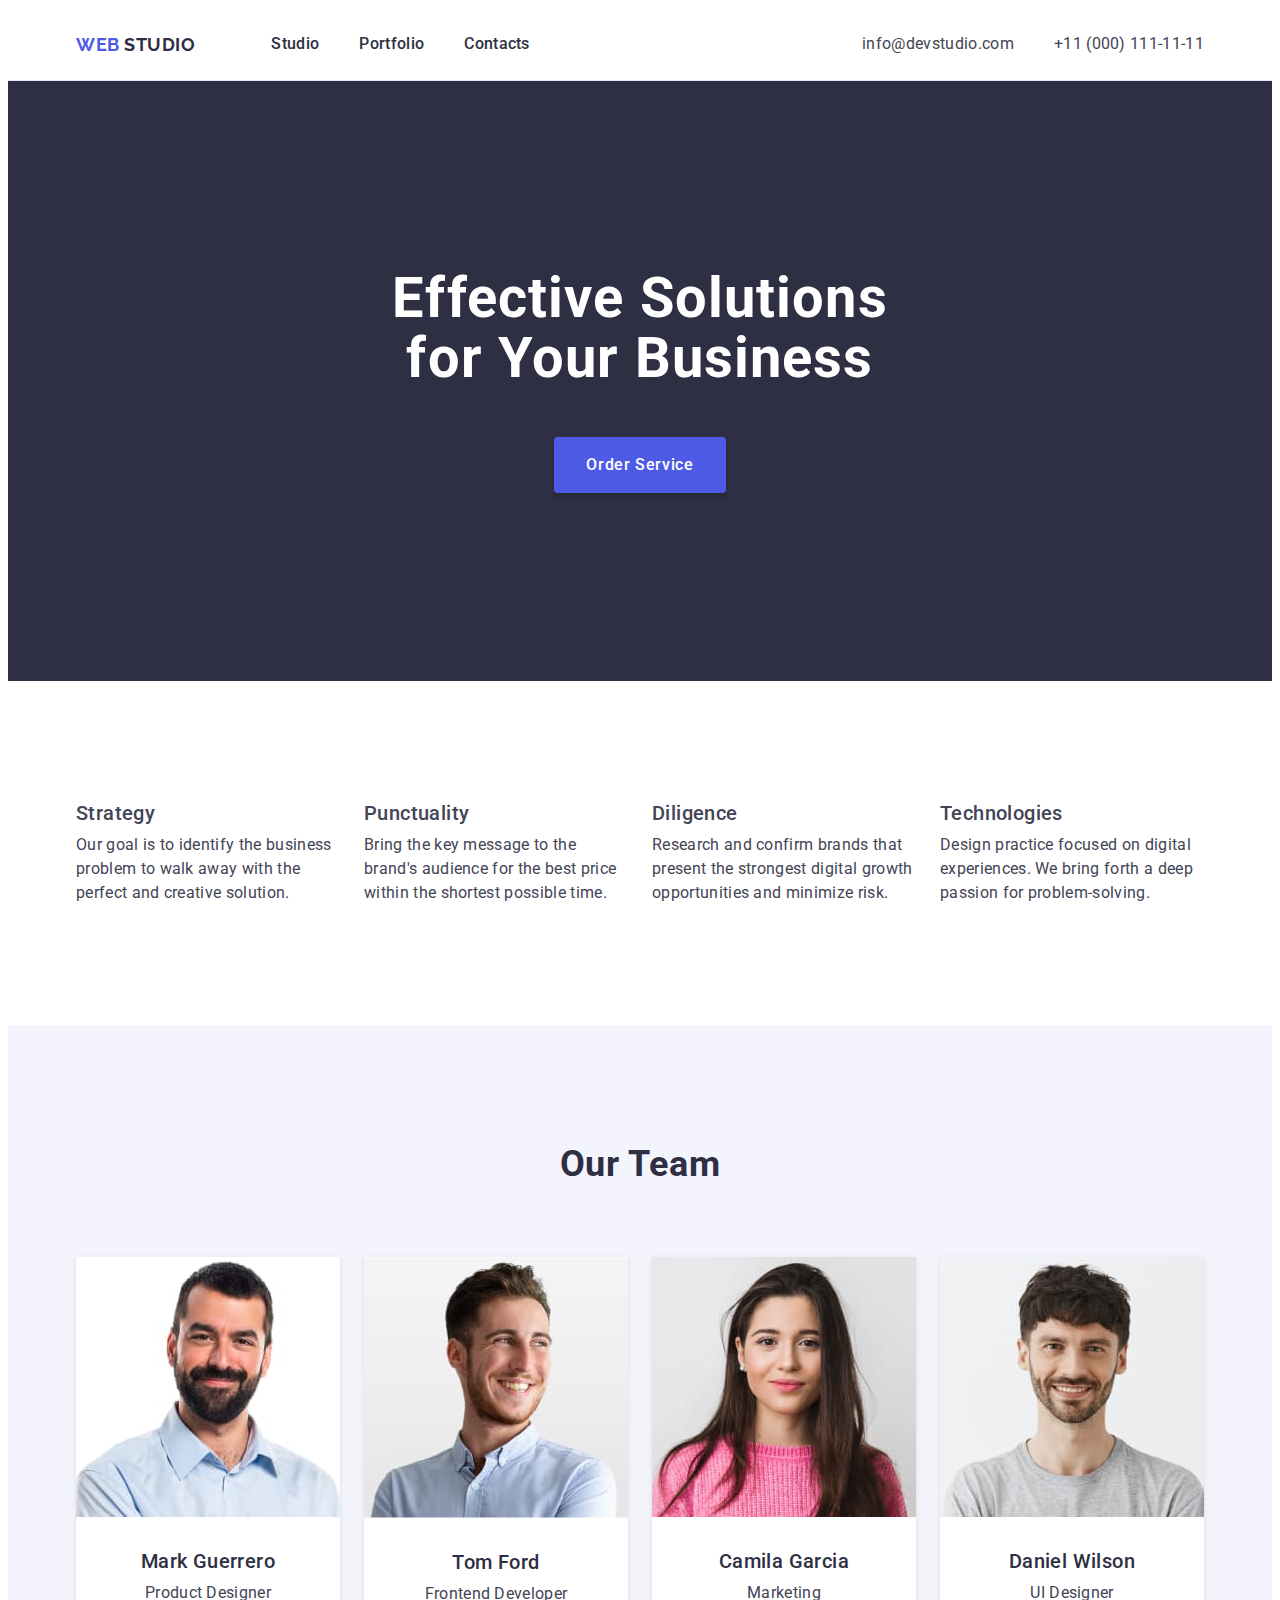
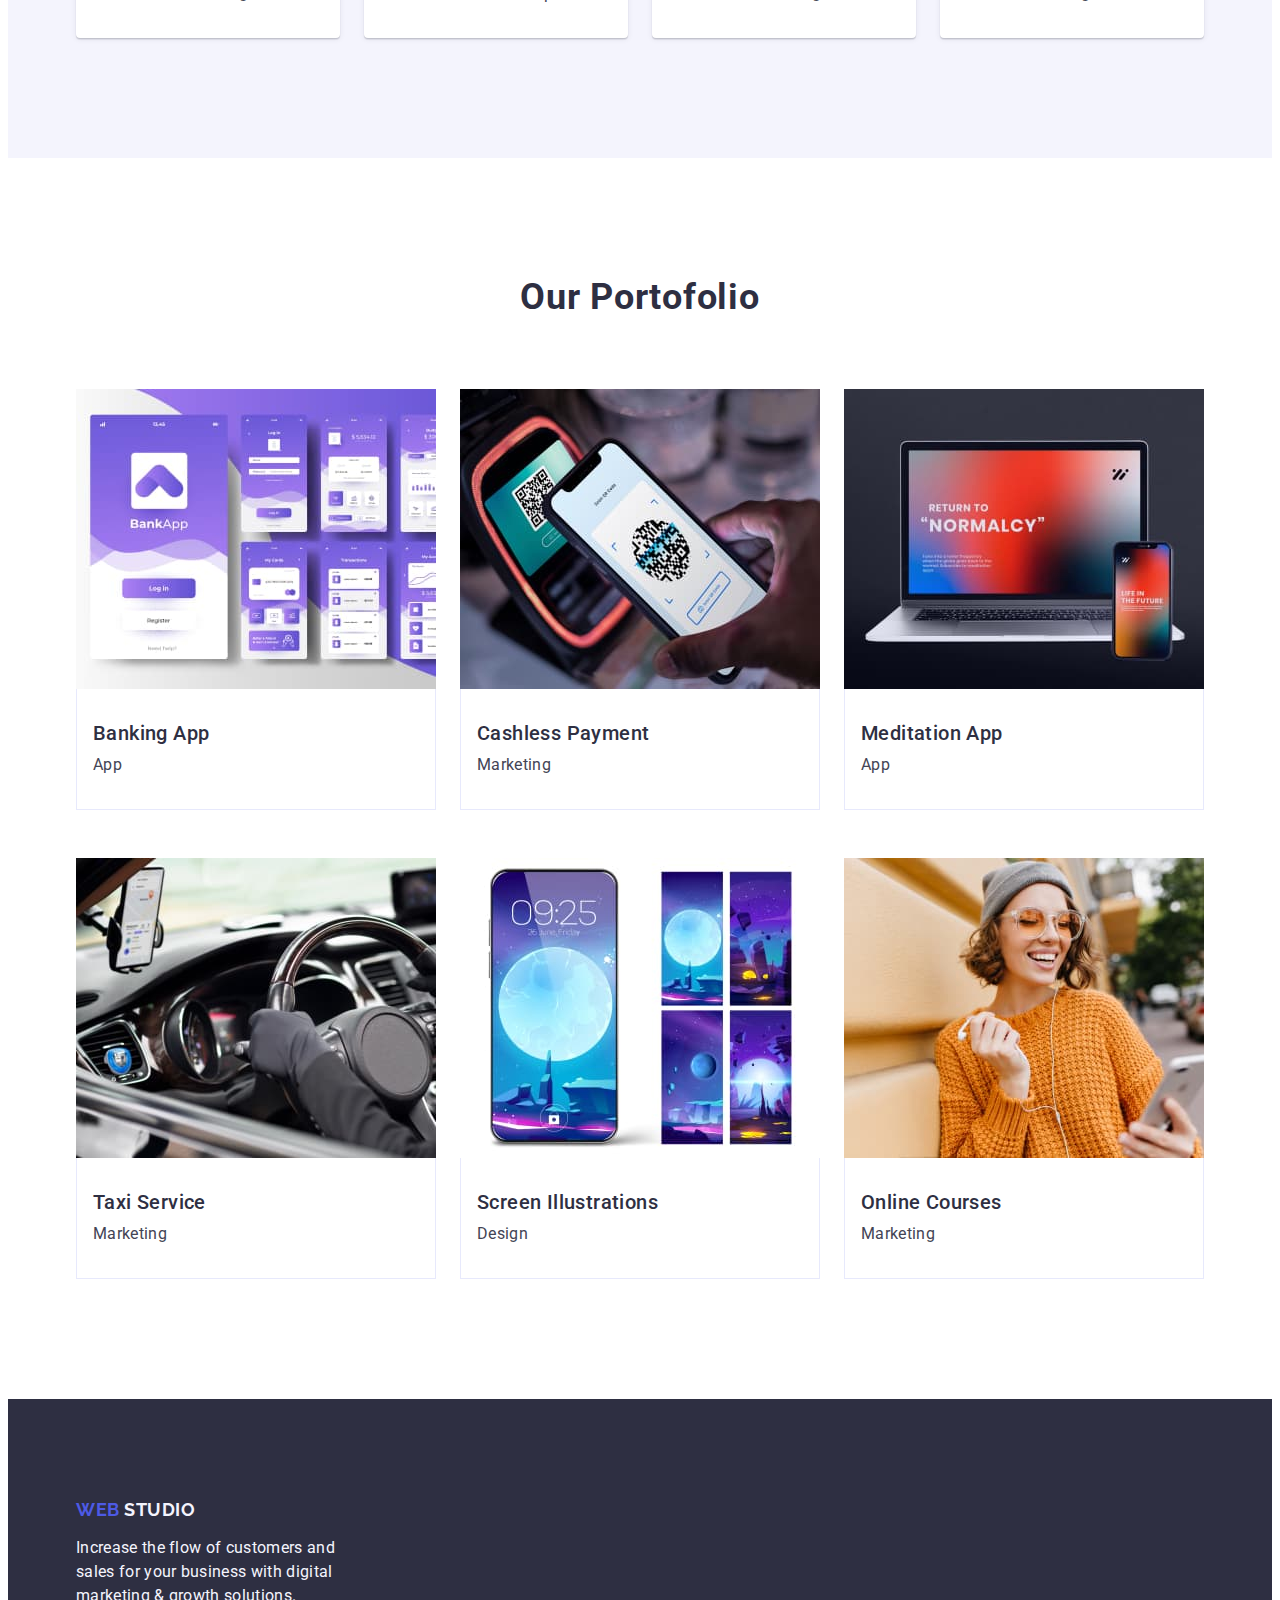
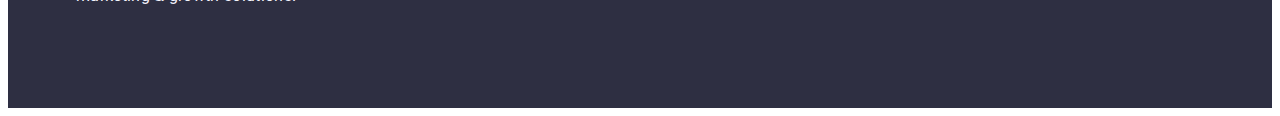
<file: index.html>
<!DOCTYPE html>
<html lang="en">
    <!-- Контейнер з метаданними HTML (підключаються скрипти та данні) -->
<head>
    <!-- Кодування сторінки -->
    <meta charset="UTF-8">
    <meta name="viewport" content="width=device-width, initial-scale=1.0">
<!-- Назва сторінки у браузері з вмістом сайта допомагає піднімати сторінку при пошуку-->
    <title>WebStudio Effective Solutions
        for Your Business</title>
    <!-- Підключаємо шрифти з Google Fonts -->
<link rel="preconnect" href="https://fonts.googleapis.com">
<link rel="preconnect" href="https://fonts.gstatic.com" crossorigin>
<link href="https://fonts.googleapis.com/css2?family=Montserrat:wght@400;700&family=Raleway:wght@700&family=Roboto:wght@400;500;700&display=swap" rel="stylesheet">
<!-- Підключаємо нормалізатор стилей -->
<link rel="stylesheet" href="https://cdnjs.cloudflare.com/ajax/libs/modern-normalize/2.0.0/modern-normalize.min.css" integrity="sha512-4xo8blKMVCiXpTaLzQSLSw3KFOVPWhm/TRtuPVc4WG6kUgjH6J03IBuG7JZPkcWMxJ5huwaBpOpnwYElP/m6wg==" crossorigin="anonymous" referrerpolicy="no-referrer" >
<!-- Підключаємо CSS -->
<link rel="stylesheet" href="./css/styles.css">
</head>

<!-- Головна сторінка з усім баченим вмістом  -->

<body>

<!-- Section header -->

<header class="main_header">

    <div class="header_container container">

    <nav class="nav">
        <a class="logo" href="./index.html">Web <span class="span_logo" >Studio</span>
        </a>
    <ul class="nav-list">
        <li>
            <a class="nav_link" href="./index.html">
            Studio
            </a>
        </li>
        <li>
            <a class="nav_link" href="">
            Portfolio
            </a>
        </li>
        <li>
            <a class="nav_link" href="">
            Contacts
            </a>
        </li>
    </ul>
    </nav>

    <address>
        <ul class="address_list" >
            <li>
        <a class="link_mail_tel" href="mailto:info@devstudio.com">
            info@devstudio.com
        </a>
        </li>
        <li>
        <a class="link_mail_tel" href="tel:+110001111111">
            +11 (000) 111-11-11
        </a>
        </li>
        </ul>
    </address>

</div>

</header>

    <main>

<!-- Section one -->

        <section class="container_main_title">

            <div class="container">

            <h1 class="main_title" >Effective Solutions
               for Your Business</h1>
               <button type="button" class="btn">Order Service</button>
        
            </div>

        </section>

<!-- Section two -->

         <section class="container_advantage section" >

        <div class="container">

            <h2 class="visually-hidden" aria-hidden="true">Messing title</h2>

            <ul class="advantage_list">
                <li class="advantage_item">
                    <h3 class="advantage">Strategy</h3>
                    <p class="advantage_text">
                        Our goal is to identify the business problem to walk away with 
                        the perfect and creative solution. 
                    </p>
                </li>
                <li class="advantage_item">
                    <h3 class="advantage">Punctuality</h3>
                    <p class="advantage_text">
                        Bring the key message to the brand's audience for the best price 
                        within the shortest possible time.
                    </p>
                </li>
                <li class="advantage_item">
                    <h3 class="advantage">Diligence</h3>
                    <p class="advantage_text">
                    Research and confirm brands that present the strongest digital 
                    growth opportunities and minimize risk.
                    </p>
                </li>
                <li class="advantage_item">
                    <h3 class="advantage">Technologies</h3>
                    <p class="advantage_text">
                    Design practice focused on digital experiences. We bring forth a deep 
                    passion for problem-solving.
                    </p>
                </li>
            </ul>

        </div>

        </section>

        <!-- Section three -->

        <section class="container_our_team section" >

        <div class="container">

            <h2 class="our_team_title" >Our Team</h2>
            <ul class="our_team_list" >
                <li class="name_item" >
                    <img src="./images/teamcard-1.jpg" alt="Mark Guerrero" width="264">
                    <div class="name_and_proffesion_container">
                    <h3 class="name_title" >Mark Guerrero</h3>
                    <p class="proffessions" >Product Designer</p>
                    </div>
                </li>
                <li class="name_item">
                    <img src="./images/teamcard-2.jpg" alt="Tom Ford" width="264">
                    <div class="name_and_proffesion_container">
                    <h3 class="name_title" >Tom Ford</h3>
                    <p class="proffessions" >Frontend Developer</p>
                    </div>
                </li>
                <li class="name_item" >
                    <img src="./images/teamcard-3.jpg" alt="Camila Garcia" width="264">
                    <div class="name_and_proffesion_container">
                    <h3 class="name_title" >Camila Garcia</h3>
                    <p class="proffessions" >Marketing</p>
                    </div>
                </li>
                <li class="name_item">
                    <img src="./images/teamcard-4.jpg" alt="Daniel Wilson" width="264">
                    <div class="name_and_proffesion_container">
                    <h3 class="name_title" >Daniel Wilson</h3>
                    <p class="proffessions" >UI Designer</p>
                    </div>
                </li>
            </ul>

        </div>

        </section>

        <!-- Section four -->

        <section class="portofolio_container section">

            <div class="container">

            <h2 class="our_portofolio_header">Our portofolio</h2>

            <ul class="portofolio_section">
                 <li class="portofolio_list">
                    <img src="./images/portofolio-1.jpg" alt="Banking application" width="360">
                    <div class="portofolio_text">
                    <h3 class="our_works">Banking App</h3>
                    <p class="description_of_our_work">App</p>
                    </div>
                 </li>

                 <li class="portofolio_list">
                    <img src="./images/portofolio-2.jpg" alt="Phone application" width="360">
                    <div class="portofolio_text">
                    <h3 class="our_works">Cashless Payment</h3>
                    <p class="description_of_our_work">Marketing</p>
                    </div>
                 </li>

                 <li class="portofolio_list">
                    <img src="./images/portofolio-3.jpg" alt="Meditation application" width="360">
                    <div class="portofolio_text">
                    <h3 class="our_works">Meditation App</h3>
                    <p class="description_of_our_work">App</p>
                    </div>
                 </li>

                 <li class="portofolio_list">
                    <img src="./images/portofolio-4.jpg" alt="Taxi service application" width="360">
                    <div class="portofolio_text">
                    <h3 class="our_works">Taxi Service</h3>
                    <p class="description_of_our_work">Marketing</p>
                    </div>
                 </li>
                
                 <li class="portofolio_list">
                    <img src="./images/portofolio-5.jpg" alt="Screen Illustrations" width="360">
                    <div class="portofolio_text">
                    <h3 class="our_works">Screen Illustrations</h3>
                    <p class="description_of_our_work">Design</p>
                    </div>
                 </li>

                 <li class="portofolio_list">
                    <img src="./images/portofolio-6.jpg" alt="Online Courses" width="360">
                    <div class="portofolio_text">
                    <h3 class="our_works">Online Courses</h3>
                    <p class="description_of_our_work">Marketing</p>
                    </div>
                </li>

            </ul>

        </div>

        </section>

     </main>

        <footer class="main_footer">

        <div class="container">

         <a class="logo_footer" href="./index.html">Web <span class="span_logo_footer" >Studio</span>
         </a>
         <p class="text_footer">
            Increase the flow of customers and sales for your business with digital marketing & growth solutions.
         </p>

         </div>  

        </footer>

</body>

</html>
</file>
<file: css/styles.css>
html {
    box-sizing: border-box;
  }
  
  *,
  *::before,
  *::after {
    box-sizing: inherit;
  }

body {
    font-family: "Roboto", sans-serif;
    background-color: #FFFFFF;
    color: #434455;
}

/* Reset styles */

h1,
h2,
h3,
h4,
h5,
h6,
p {
  margin: 0;
}

ul,ol {
    margin: 0;
    padding: 0;
    list-style-type: none;
}

a {
    color: currentColor;
    text-decoration: none;
    font-style: normal;
}

p {
margin: 0;
}

button {
font-family: inherit;
color: currentColor;
background-color: transparent;
cursor: pointer;  
}

img {
display: block;
max-width: 100%;
height: auto;
}

.visually-hidden {
position: absolute;
width: 1px;
height: 1px;
margin: -1px;
border: 0;
padding: 0;
white-space: nowrap;
clip-path: inset(100%);
clip: rect(0 0 0 0);
overflow: hidden;
}

/* Common styles */

.container {
max-width: 1158px;
padding: 0 15px;
margin: 0 auto;
}

.section {
padding-top: 120px;
padding-bottom: 120px;
}

/* Section header */

.main_header {
border-bottom: 1px solid #E7E9FC;
}

.header_container {
 display: flex;
 justify-content: space-between;
 column-gap: 40px;
 background: #FFF; 
}

.nav {
align-items: center;
display: flex;
}

.logo {
color:#4D5AE5;
font-family: "Raleway", sans-serif;
font-size: 18px;
font-style: normal;
font-weight: 700;
line-height: 1.17;
letter-spacing: 0.54px;
text-transform: uppercase;
display: block;
padding-block: 25.5px;
margin-right: 76px;
}

.span_logo {
color:#2E2F42;
font-family: "Raleway", sans-serif;
font-size: 18px;
font-style: normal;
font-weight: 700;
line-height: 1.17;
letter-spacing: 0.54px;
text-transform: uppercase;
}

.nav_link {
color: #2E2F42;
font-family: Roboto;
font-size: 16px;
font-style: normal;
font-weight: 500;
line-height: 1.5;
letter-spacing: 0.32px; 
position: relative;
}

.nav-list {
display: flex;
gap: 40px;
}

.nav_link:hover,
.nav_link:focus {
color:#404BBF;
}

.nav_link:active:after {
position: absolute;
bottom: -1px;
left: 0;
width: 100%;
height: 4px;
border-radius: 2px;
background: #404bbf;
}

.nav_link {
display: block;
padding-block: 24px;
}

.link_mail_tel {
display: block;
padding-block: 24px;
}

nav,
address {
  flex-shrink: 0;
}

.address_list {
display: flex;
gap: 40px;
}

.link_mail_tel:hover,
.link_mail_tel:focus {
color: #404BBF;
}

.link_mail_tel {
color: #434455;
font-family: Roboto;
font-size: 16px;
font-weight: 400;
line-height: 1.5;
letter-spacing: 0.32px;    
}

/* Section one */

.container_main_title {
background-color: #2E2F42;
padding: 188px 0;
text-align: center;
}

.main_title {
color: #FFFFFF;
text-align: center;
font-family: Roboto;
font-size: 56px;
font-style: normal;
font-weight: 700;
line-height: 1.07;
letter-spacing: 0.02em;
margin: 0 auto;
max-width: 496px;
}

.btn {
background-color: #4D5AE5;
display: block;
margin: 0 auto;
min-width: 169px;
height: 56px;
border: none;
border-radius: 4px;
box-shadow: 0px 4px 4px 0px rgba(0, 0, 0, 0.15);
padding: 16px 32px;
margin-top: 48px;
font-family: "Roboto", sans-serif;
font-weight: 500;
font-size: 16px;
color: #FFFFFF;
cursor: pointer;
font-style: normal;
line-height: 1.5;
letter-spacing: 0.04em;
border-width: inherit;
}

.btn:focus {
    background-color: #404BBF;
    }

.btn:hover {
    background-color: #404BBF;
    }

/* Section two*/

.advantage_list {
display: flex;

gap: 24px;
padding-inline-start: 0;

}

.advantage_item {
flex-basis: calc((100% - 72px) / 4);    
}

.advantage {
margin-bottom: 8px;
font-size: 20px;
font-weight: 500;
line-height: 1.2;
letter-spacing: 0.02em;
}

.advantage_text {
font-size: 16px;
font-weight: 400;
line-height: 1.5;
letter-spacing: 0.02em;
}

/* Section three*/

.container_our_team {
background-color: #f4f4fd;
}

.our_team_title {
color:#2E2F42;
text-align: center;
font-family: Roboto;
font-size: 36px;
font-style: normal;
font-weight: 700;
line-height: 1.11;
letter-spacing: 0.02em;
text-transform: capitalize;
margin-bottom: 72px;
}

.our_team_list {
display: flex;
gap: 24px;
}

.name_item {
background-color: #FFFFFF;
border-bottom-left-radius: 4px;
border-bottom-right-radius: 4px;
background-color: #fff;
box-shadow: 0px 2px 1px 0px rgba(46, 47, 66, 0.08),
0px 1px 1px 0px rgba(46, 47, 66, 0.16),
0px 1px 6px 0px rgba(46, 47, 66, 0.08);
width: calc((100% - 72px) / 4);
}

.name_and_proffesion_container {
padding-top: 32px;
padding-bottom: 32px;  
}

.name_title {
color: #2E2F42;
text-align: center;
font-family: Roboto;
font-size: 20px;
font-style: normal;
font-weight: 500;
line-height: 1.2;
letter-spacing: 0.02em;
margin-bottom: 8px;
}

.proffessions {
text-align: center;
font-size: 16px;
line-height: 1.5;
letter-spacing: 0.02em;
}


/* Section four*/

.our_portofolio_header {
margin-bottom: 72px;
color: #2E2F42;
text-align: center;
font-family: Roboto;
font-size: 36px;
font-style: normal;
font-weight: 700;
line-height: 1.1;
letter-spacing: 0.02em;
text-transform: capitalize;
}

.portofolio_section {
display: flex;
flex-wrap: wrap;
column-gap: 24px;
row-gap: 48px;   
}

.portofolio_list {
background-color: #fff;
width: calc((100% - 48px) / 3);    
}

.portofolio_text {
padding: 32px 16px;
border: 1px solid #e7e9fc;
border-top: none;   
}

.our_works {
color:#2E2F42;
font-family: Roboto;
font-size: 20px;
font-style: normal;
font-weight: 500;
line-height: 1.2;
letter-spacing: 0.02em;
margin-bottom: 8px;
}

.description_of_our_work {
font-size: 16px;
font-style: normal;
font-weight: 400;
line-height: 1.5;
letter-spacing: 0.02em;
}

/* Footer */

.main_footer {
background-color: #2E2F42;
padding-top: 100px;
padding-bottom: 100px;
}

.logo_footer {
    color: #4D5AE5;
    font-family: "Raleway", sans-serif;
    font-size: 18px;
    font-weight: 700;
    line-height: 1.17;
    letter-spacing: 0.03em;
    text-transform: uppercase; 
    margin-bottom: 16px;
    display: inline-block;
}

.span_logo_footer {
color: #f4f4fd;
font-family: "Raleway", sans-serif;
font-size: 18px;
font-weight: 700;
line-height: 1.17;
letter-spacing: 0.03em;
text-transform: uppercase; 
}

.text_footer {
color: #f4f4fd;
font-size: 16px;
font-weight: 400;
line-height: 1.5;
max-width: 264px;
letter-spacing: 0.02em;
}
</file>
